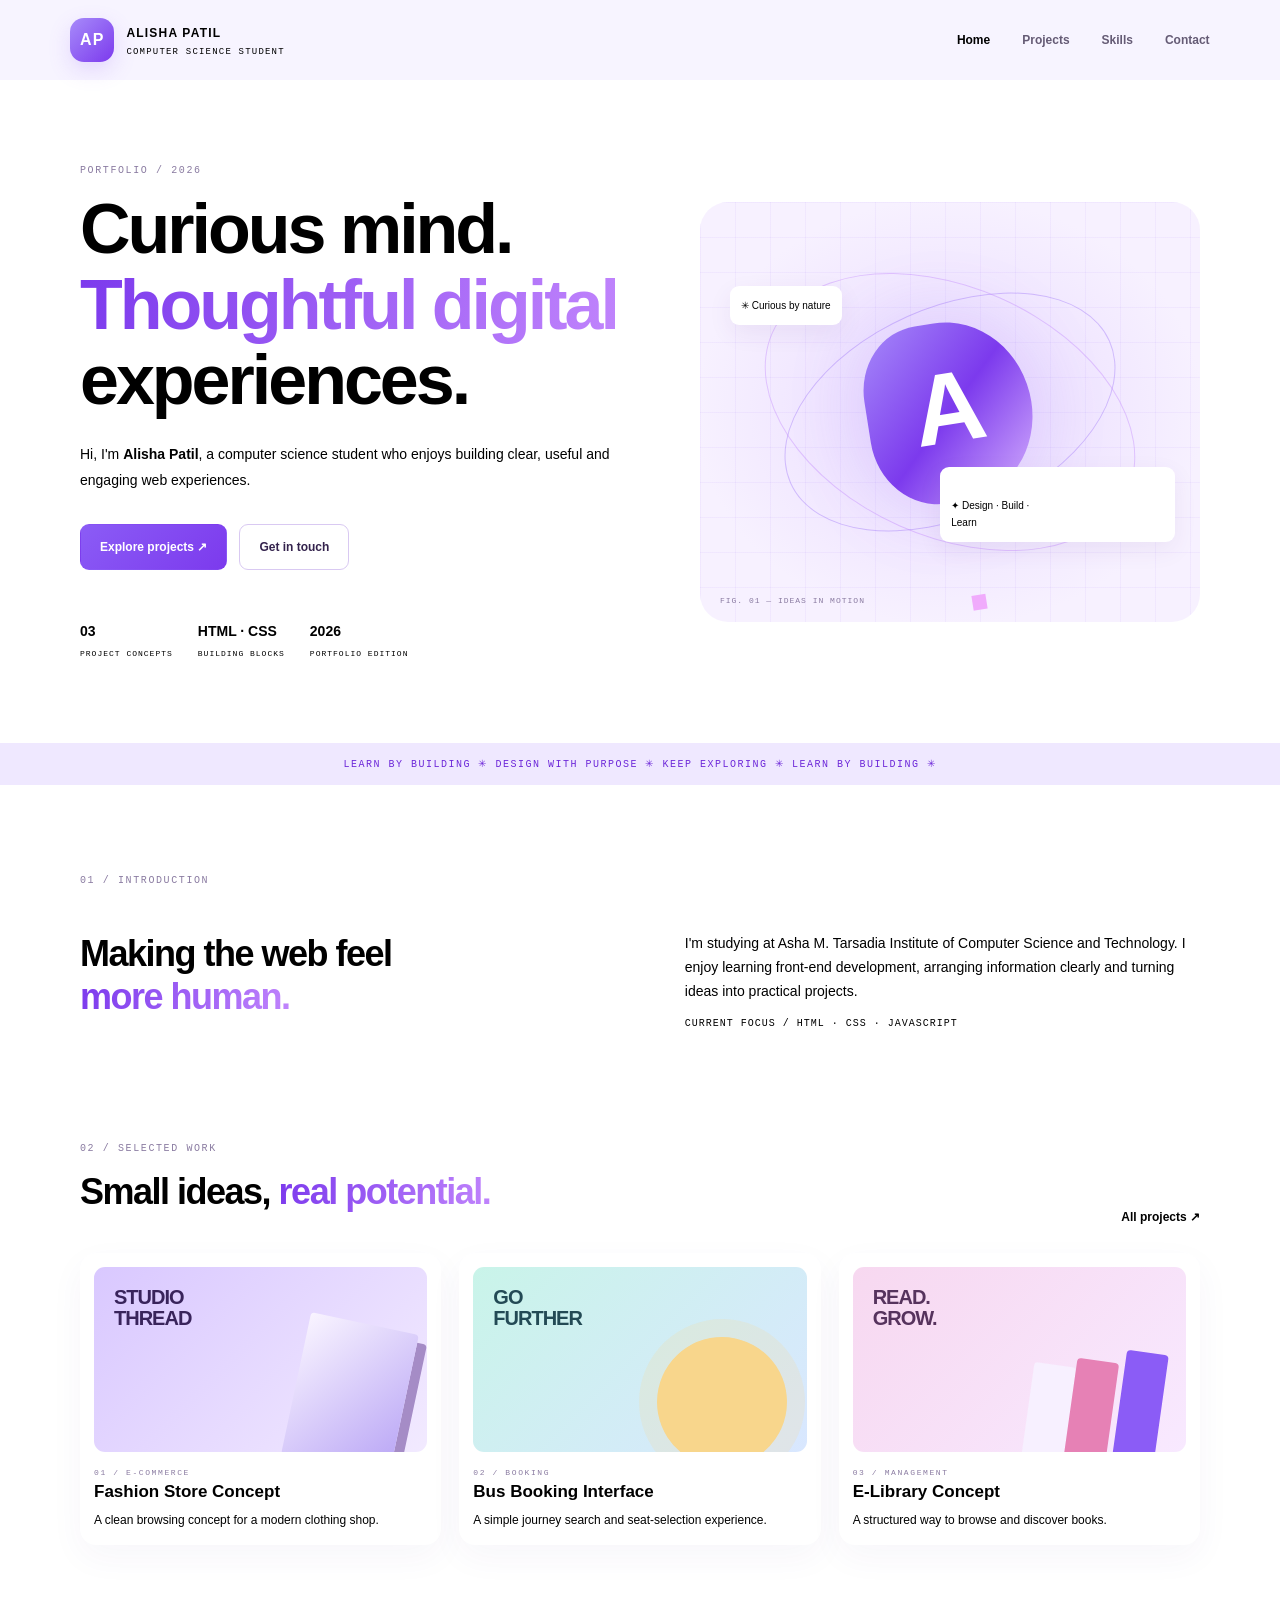
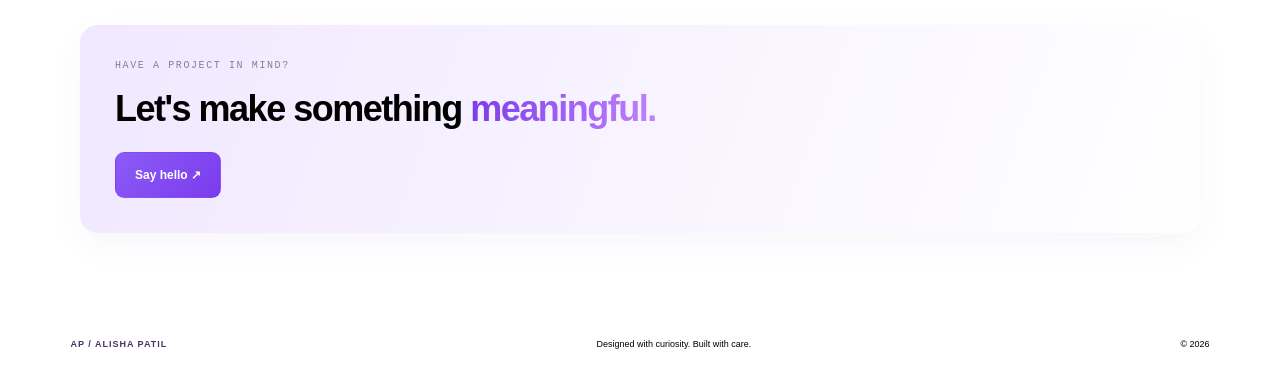
<file: index.html>
<!doctype html><html lang="en"><head><meta charset="utf-8"><meta name="viewport" content="width=device-width,initial-scale=1"><title>Alisha Patil | Portfolio</title><link rel="stylesheet" href="style.css"></head><body>
<header><a class="brand" href="index.html"><b>AP</b><span>ALISHA PATIL<small>COMPUTER SCIENCE STUDENT</small></span></a><button class="toggle" onclick="document.querySelector('nav').classList.toggle('show')">☰</button><nav><a class="active" href="index.html">Home</a><a href="projects.html">Projects</a><a href="skills.html">Skills</a><a href="contact.html">Contact</a></nav></header>
<main><section class="hero wrap"><div><p class="eyebrow">PORTFOLIO / 2026</p><h1>Curious mind.<br><em>Thoughtful digital</em><br>experiences.</h1><p class="lead">Hi, I'm <strong>Alisha Patil</strong>, a computer science student who enjoys building clear, useful and engaging web experiences.</p><p class="buttons"><a class="button bright" href="projects.html">Explore projects ↗</a><a class="button" href="contact.html">Get in touch</a></p><div class="stats"><div><b>03</b><small>PROJECT CONCEPTS</small></div><div><b>HTML · CSS</b><small>BUILDING BLOCKS</small></div><div><b>2026</b><small>PORTFOLIO EDITION</small></div></div></div><div class="art"><div class="orbit"></div><div class="orbit second"></div><div class="orb">A<span>.</span></div><label class="tag one">✳ Curious by nature</label><label class="tag two">✦ Design · Build · Learn</label><small class="caption">FIG. 01 — IDEAS IN MOTION</small></div></section><div class="ticker">LEARN BY BUILDING ✳ DESIGN WITH PURPOSE ✳ KEEP EXPLORING ✳ LEARN BY BUILDING ✳</div>
<section class="wrap intro"><p class="eyebrow">01 / INTRODUCTION</p><div class="two"><h2>Making the web feel<br><em>more human.</em></h2><div><p>I'm studying at Asha M. Tarsadia Institute of Computer Science and Technology. I enjoy learning front-end development, arranging information clearly and turning ideas into practical projects.</p><p class="mint">CURRENT FOCUS / HTML · CSS · JAVASCRIPT</p></div></div></section>
<section class="wrap"><div class="section-head"><div><p class="eyebrow">02 / SELECTED WORK</p><h2>Small ideas, <em>real potential.</em></h2></div><a href="projects.html">All projects ↗</a></div><div class="cards"><a class="card" href="projects.html#fashion"><div class="visual fashion">STUDIO<br>THREAD<i></i></div><p class="eyebrow">01 / E-COMMERCE</p><h3>Fashion Store Concept</h3><p>A clean browsing concept for a modern clothing shop.</p></a><a class="card" href="projects.html#travel"><div class="visual travel">GO<br>FURTHER<i></i></div><p class="eyebrow">02 / BOOKING</p><h3>Bus Booking Interface</h3><p>A simple journey search and seat-selection experience.</p></a><a class="card" href="projects.html#library"><div class="visual library">READ.<br>GROW.<i></i></div><p class="eyebrow">03 / MANAGEMENT</p><h3>E-Library Concept</h3><p>A structured way to browse and discover books.</p></a></div></section><section class="wrap cta"><p class="eyebrow">HAVE A PROJECT IN MIND?</p><h2>Let's make something <em>meaningful.</em></h2><a class="button bright" href="contact.html">Say hello ↗</a></section></main><footer><b>AP / ALISHA PATIL</b><span>Designed with curiosity. Built with care.</span><span>© 2026</span></footer><script src="script.js"></script></body></html>
</file>
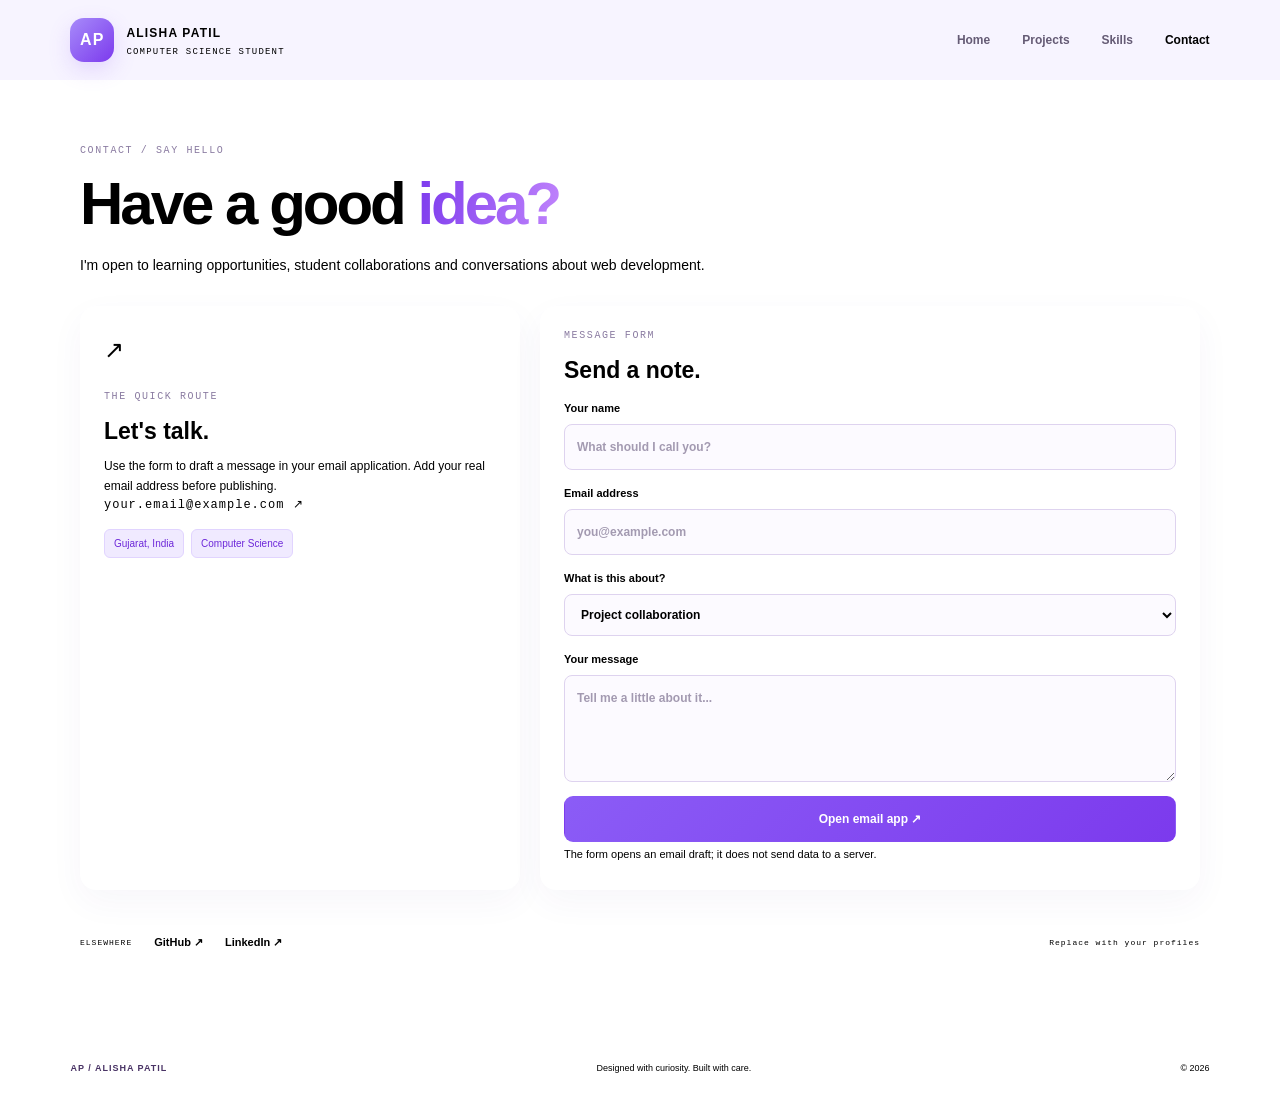
<file: contact.html>
<!doctype html><html lang="en"><head><meta charset="utf-8"><meta name="viewport" content="width=device-width,initial-scale=1"><title>Contact | Alisha Patil</title><link rel="stylesheet" href="style.css"></head><body><header><a class="brand" href="index.html"><b>AP</b><span>ALISHA PATIL<small>COMPUTER SCIENCE STUDENT</small></span></a><button class="toggle" onclick="document.querySelector('nav').classList.toggle('show')">☰</button><nav><a href="index.html">Home</a><a href="projects.html">Projects</a><a href="skills.html">Skills</a><a class="active" href="contact.html">Contact</a></nav></header><main class="wrap page"><p class="eyebrow">CONTACT / SAY HELLO</p><h1>Have a good <em>idea?</em></h1><p class="lead">I'm open to learning opportunities, student collaborations and conversations about web development.</p><div class="contactgrid"><section class="panel"><div class="icon">↗</div><p class="eyebrow">THE QUICK ROUTE</p><h2>Let's talk.</h2><p class="muted">Use the form to draft a message in your email application. Add your real email address before publishing.</p><p class="mint">your.email@example.com ↗</p><div class="chips"><span>Gujarat, India</span><span>Computer Science</span></div></section><form class="panel" id="contactForm"><p class="eyebrow">MESSAGE FORM</p><h2>Send a note.</h2><label>Your name<input id="name" required placeholder="What should I call you?"></label><label>Email address<input id="email" type="email" required placeholder="you@example.com"></label><label>What is this about?<select id="topic"><option>Project collaboration</option><option>Learning opportunity</option><option>Website feedback</option><option>Other</option></select></label><label>Your message<textarea id="message" rows="4" required placeholder="Tell me a little about it..."></textarea></label><button class="button bright full" type="submit">Open email app ↗</button><small class="muted">The form opens an email draft; it does not send data to a server.</small></form></div><div class="social"><span>ELSEWHERE</span><a href="https://github.com/" target="_blank">GitHub ↗</a><a href="https://www.linkedin.com/" target="_blank">LinkedIn ↗</a><span>Replace with your profiles</span></div></main><footer><b>AP / ALISHA PATIL</b><span>Designed with curiosity. Built with care.</span><span>© 2026</span></footer><script src="script.js"></script></body></html>
</file>
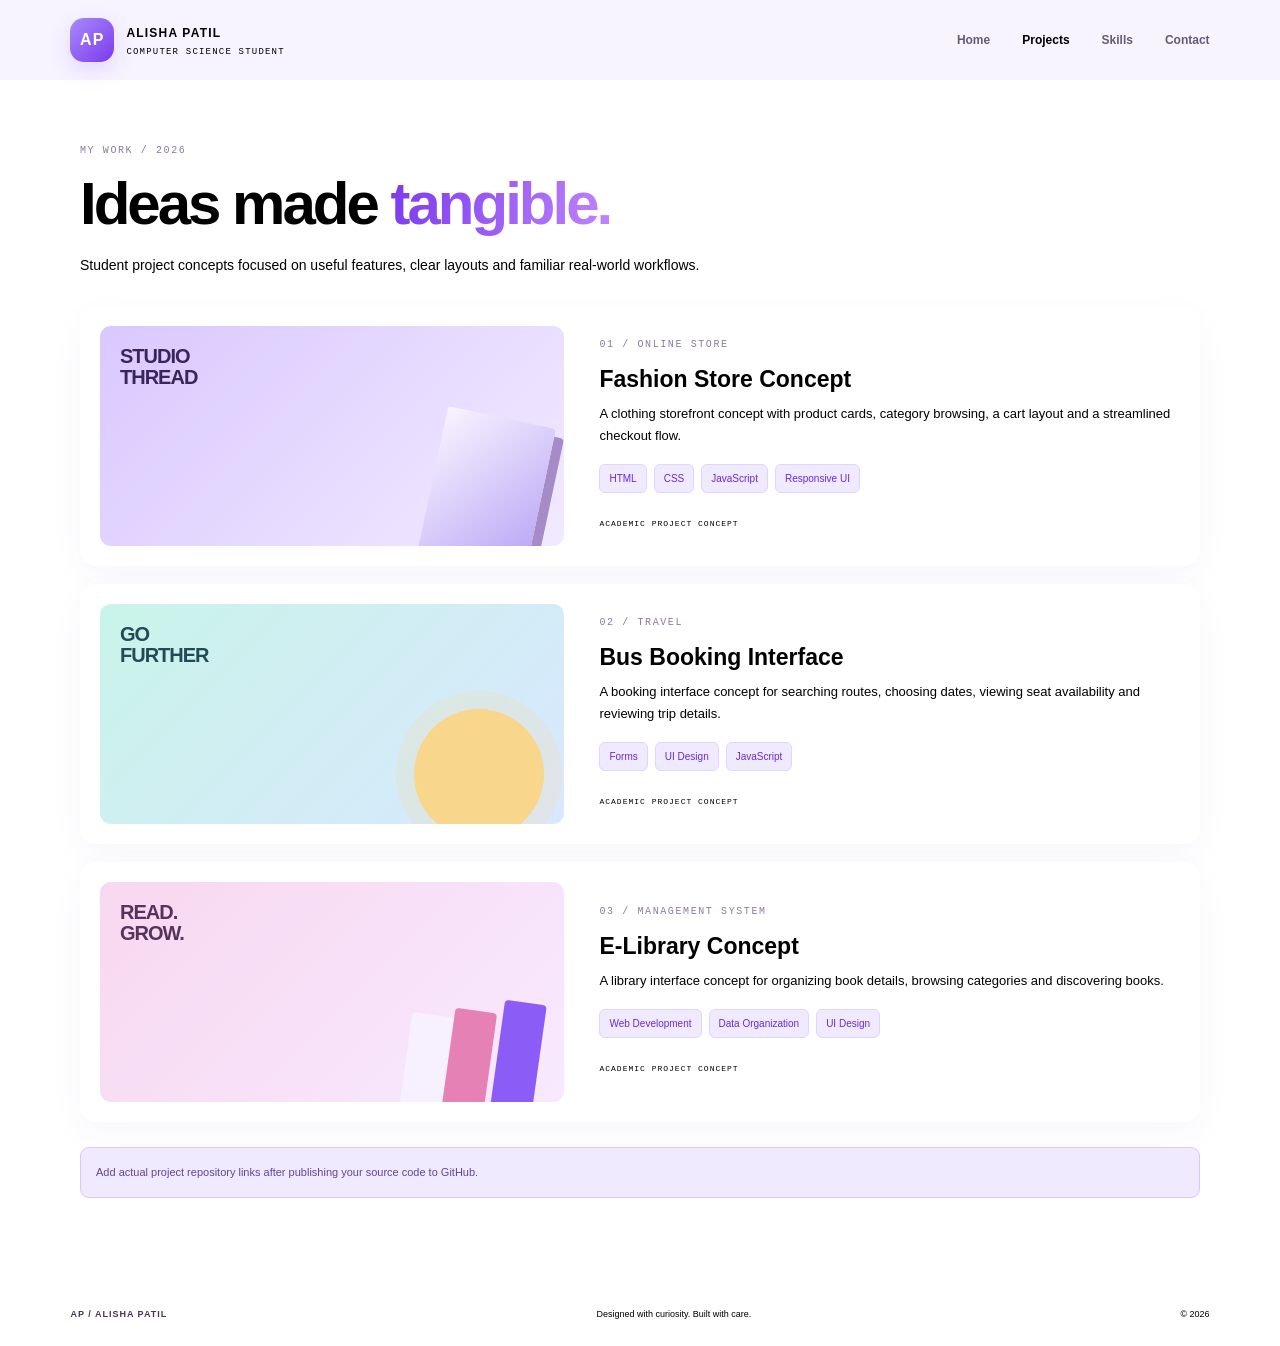
<file: projects.html>
<!doctype html><html lang="en"><head><meta charset="utf-8"><meta name="viewport" content="width=device-width,initial-scale=1"><title>Projects | Alisha Patil</title><link rel="stylesheet" href="style.css"></head><body><header><a class="brand" href="index.html"><b>AP</b><span>ALISHA PATIL<small>COMPUTER SCIENCE STUDENT</small></span></a><button class="toggle" onclick="document.querySelector('nav').classList.toggle('show')">☰</button><nav><a href="index.html">Home</a><a class="active" href="projects.html">Projects</a><a href="skills.html">Skills</a><a href="contact.html">Contact</a></nav></header><main class="wrap page"><p class="eyebrow">MY WORK / 2026</p><h1>Ideas made <em>tangible.</em></h1><p class="lead">Student project concepts focused on useful features, clear layouts and familiar real-world workflows.</p>
<article class="project" id="fashion"><div class="visual fashion">STUDIO<br>THREAD<i></i></div><div><p class="eyebrow">01 / ONLINE STORE</p><h2>Fashion Store Concept</h2><p>A clothing storefront concept with product cards, category browsing, a cart layout and a streamlined checkout flow.</p><div class="chips"><span>HTML</span><span>CSS</span><span>JavaScript</span><span>Responsive UI</span></div><small>ACADEMIC PROJECT CONCEPT</small></div></article>
<article class="project" id="travel"><div class="visual travel">GO<br>FURTHER<i></i></div><div><p class="eyebrow">02 / TRAVEL</p><h2>Bus Booking Interface</h2><p>A booking interface concept for searching routes, choosing dates, viewing seat availability and reviewing trip details.</p><div class="chips"><span>Forms</span><span>UI Design</span><span>JavaScript</span></div><small>ACADEMIC PROJECT CONCEPT</small></div></article>
<article class="project" id="library"><div class="visual library">READ.<br>GROW.<i></i></div><div><p class="eyebrow">03 / MANAGEMENT SYSTEM</p><h2>E-Library Concept</h2><p>A library interface concept for organizing book details, browsing categories and discovering books.</p><div class="chips"><span>Web Development</span><span>Data Organization</span><span>UI Design</span></div><small>ACADEMIC PROJECT CONCEPT</small></div></article><p class="note">Add actual project repository links after publishing your source code to GitHub.</p></main><footer><b>AP / ALISHA PATIL</b><span>Designed with curiosity. Built with care.</span><span>© 2026</span></footer><script src="script.js"></script></body></html>
</file>
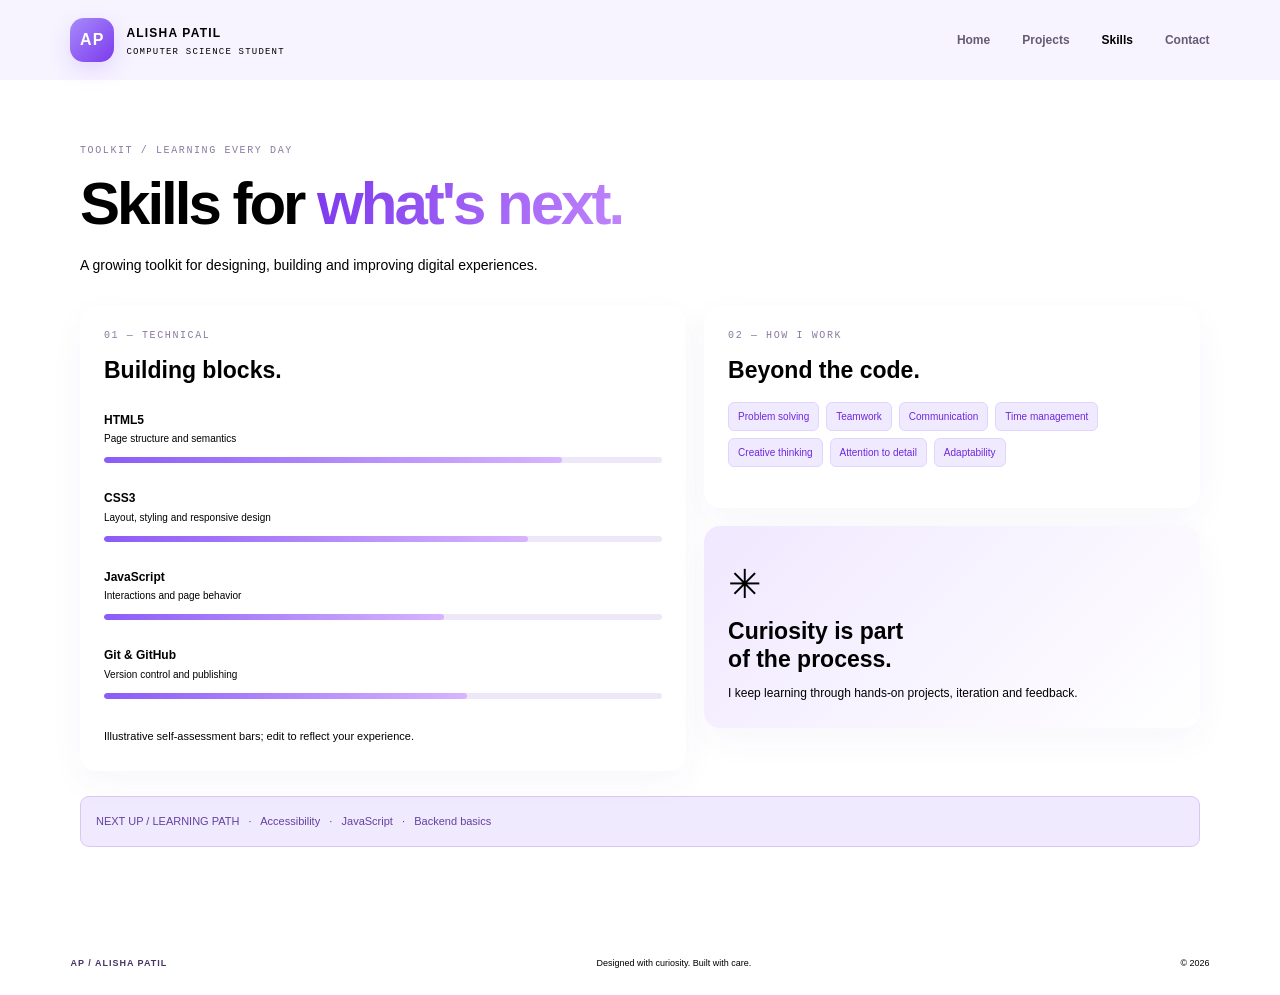
<file: skills.html>
<!doctype html><html lang="en"><head><meta charset="utf-8"><meta name="viewport" content="width=device-width,initial-scale=1"><title>Skills | Alisha Patil</title><link rel="stylesheet" href="style.css"></head><body><header><a class="brand" href="index.html"><b>AP</b><span>ALISHA PATIL<small>COMPUTER SCIENCE STUDENT</small></span></a><button class="toggle" onclick="document.querySelector('nav').classList.toggle('show')">☰</button><nav><a href="index.html">Home</a><a href="projects.html">Projects</a><a class="active" href="skills.html">Skills</a><a href="contact.html">Contact</a></nav></header><main class="wrap page"><p class="eyebrow">TOOLKIT / LEARNING EVERY DAY</p><h1>Skills for <em>what's next.</em></h1><p class="lead">A growing toolkit for designing, building and improving digital experiences.</p><div class="skillgrid"><section class="panel"><p class="eyebrow">01 — TECHNICAL</p><h2>Building blocks.</h2><div class="skill"><b>HTML5</b><small>Page structure and semantics</small><div class="bar"><i style="width:82%"></i></div></div><div class="skill"><b>CSS3</b><small>Layout, styling and responsive design</small><div class="bar"><i style="width:76%"></i></div></div><div class="skill"><b>JavaScript</b><small>Interactions and page behavior</small><div class="bar"><i style="width:61%"></i></div></div><div class="skill"><b>Git & GitHub</b><small>Version control and publishing</small><div class="bar"><i style="width:65%"></i></div></div><small class="muted">Illustrative self-assessment bars; edit to reflect your experience.</small></section><div><section class="panel"><p class="eyebrow">02 — HOW I WORK</p><h2>Beyond the code.</h2><div class="chips"><span>Problem solving</span><span>Teamwork</span><span>Communication</span><span>Time management</span><span>Creative thinking</span><span>Attention to detail</span><span>Adaptability</span></div></section><section class="panel green"><div class="spark">✳</div><h2>Curiosity is part<br>of the process.</h2><p>I keep learning through hands-on projects, iteration and feedback.</p></section></div></div><div class="note">NEXT UP / LEARNING PATH &nbsp; · &nbsp; Accessibility &nbsp; · &nbsp; JavaScript &nbsp; · &nbsp; Backend basics</div></main><footer><b>AP / ALISHA PATIL</b><span>Designed with curiosity. Built with care.</span><span>© 2026</span></footer><script src="script.js"></script></body></html>
</file>
<file: style.css>
```css
@import url('https://fonts.googleapis.com/css2?family=DM+Mono:wght@400;500&family=Manrope:wght@400;500;600;700;800&display=swap');

:root {
    --bg: #f7f4ff;
    --panel: #ffffff;
    --line: #e4dcf5;
    --text: #241b35;
    --muted: #746b84;
    --purple: #8b5cf6;
    --violet: #7c3aed;
    --lavender: #d8c9ff;
    --pink: #f0abfc;
    --blue: #b7a0ff;
}

* {
    box-sizing: border-box;
    margin: 0;
    padding: 0;
}

html {
    scroll-behavior: smooth;
}

body {
    background: var(--bg);
    color: var(--text);
    font-family: 'Manrope', Arial, sans-serif;
    font-size: 14px;
    line-height: 1.7;
}

a {
    color: inherit;
    text-decoration: none;
    transition: 0.3s ease;
}

button,
input,
textarea,
select {
    font: inherit;
}

/* HEADER */

header {
    min-height: 80px;
    padding: 14px 5.5%;
    display: flex;
    align-items: center;
    justify-content: space-between;
    border-bottom: 1px solid var(--line);
    position: sticky;
    top: 0;
    background: rgba(247, 244, 255, 0.96);
    backdrop-filter: blur(14px);
    z-index: 100;
}

.brand {
    display: flex;
    align-items: center;
    gap: 12px;
    font-size: 12px;
    font-weight: 800;
    letter-spacing: 1.2px;
}

.brand b {
    width: 44px;
    height: 44px;
    border-radius: 14px;
    background: linear-gradient(135deg, #a78bfa, #7c3aed);
    color: white;
    display: grid;
    place-items: center;
    font-size: 16px;
    box-shadow: 0 8px 22px #8b5cf633;
}

.brand small {
    display: block;
    color: var(--muted);
    font: 9px 'DM Mono', monospace;
    margin-top: 3px;
}

nav {
    display: flex;
    align-items: center;
    gap: 32px;
}

nav a {
    font-size: 12px;
    font-weight: 700;
    color: #655b75;
}

nav a:hover,
nav a.active {
    color: var(--violet);
}

.toggle {
    display: none;
    background: white;
    color: var(--violet);
    border: 1px solid var(--line);
    padding: 8px 12px;
    border-radius: 8px;
    cursor: pointer;
}

/* COMMON LAYOUT */

.wrap {
    width: min(1120px, 89%);
    margin: auto;
}

.eyebrow {
    font: 10px 'DM Mono', monospace;
    letter-spacing: 1.6px;
    color: #8a7ba1;
    margin-bottom: 16px;
}

h1,
h2,
h3 {
    line-height: 1.2;
}

.hero h1,
.page h1 {
    font-size: clamp(42px, 5.5vw, 70px);
    line-height: 1.08;
    letter-spacing: -3px;
    margin-bottom: 22px;
}

.hero h1 em,
.page h1 em,
h2 em {
    font-style: normal;
    background: linear-gradient(100deg, #7c3aed, #c084fc);
    -webkit-background-clip: text;
    background-clip: text;
    color: transparent;
}

.lead {
    color: var(--muted);
    font-size: 14px;
    line-height: 1.9;
    max-width: 650px;
    margin-bottom: 28px;
}

/* BUTTONS */

.buttons {
    display: flex;
    flex-wrap: wrap;
    gap: 12px;
    margin: 30px 0;
}

.button {
    display: inline-block;
    padding: 12px 19px;
    border: 1px solid #d9c9f2;
    border-radius: 9px;
    font-size: 12px;
    font-weight: 800;
    background: white;
    color: #34234d;
    cursor: pointer;
    transition: 0.3s ease;
}

.button:hover {
    transform: translateY(-3px);
    box-shadow: 0 8px 20px #8b5cf626;
}

.button.bright {
    background: linear-gradient(135deg, #8b5cf6, #7c3aed);
    color: white;
    border-color: transparent;
}

.button.bright:hover {
    background: linear-gradient(135deg, #7c3aed, #6d28d9);
}

.full {
    width: 100%;
    text-align: center;
}

/* HOME HERO */

.hero {
    display: grid;
    grid-template-columns: 1.05fr 0.95fr;
    gap: 6%;
    align-items: center;
    padding: 85px 0;
}

.stats {
    display: flex;
    flex-wrap: wrap;
    gap: 25px;
    border-top: 1px solid var(--line);
    padding-top: 20px;
}

.stats div {
    display: flex;
    flex-direction: column;
}

.stats b {
    font-size: 14px;
    color: var(--violet);
}

.stats small {
    font: 8px 'DM Mono', monospace;
    letter-spacing: 1px;
    color: var(--muted);
    margin-top: 5px;
}

/* HERO ART */

.art {
    height: 420px;
    border: 1px solid var(--line);
    border-radius: 28px;
    position: relative;
    overflow: hidden;
    display: grid;
    place-items: center;
    background:
        radial-gradient(ellipse at center, #e8d9ff, #f7f1ff 72%);
}

.art::before {
    content: '';
    position: absolute;
    inset: 0;
    background-image:
        linear-gradient(#8b5cf610 1px, transparent 1px),
        linear-gradient(90deg, #8b5cf610 1px, transparent 1px);
    background-size: 35px 35px;
}

.orb {
    z-index: 1;
    width: 165px;
    height: 180px;
    border-radius: 42% 58% 55% 45%;
    display: grid;
    place-items: center;
    font-size: 100px;
    font-weight: 800;
    color: white;
    background: linear-gradient(135deg, #a78bfa, #7c3aed, #d8b4fe);
    transform: rotate(-9deg);
    box-shadow: 0 0 80px #8b5cf633;
}

.orb span {
    color: #f0abfc;
}

.orbit {
    position: absolute;
    width: 350px;
    height: 210px;
    border: 1px solid #8b5cf655;
    border-radius: 50%;
    transform: rotate(-24deg);
}

.orbit.second {
    transform: rotate(24deg);
    width: 390px;
    height: 250px;
    border-color: #c084fc66;
}

.tag {
    position: absolute;
    z-index: 2;
    background: white;
    border: 1px solid var(--line);
    border-radius: 9px;
    padding: 11px;
    font-size: 10px;
    box-shadow: 0 8px 24px #50308012;
}

.tag.one {
    top: 20%;
    left: 6%;
}

.tag.two {
    bottom: 19%;
    right: 5%;
}

.caption {
    position: absolute;
    bottom: 17px;
    left: 20px;
    font: 8px 'DM Mono', monospace;
    color: #8a7ba1;
    letter-spacing: 1px;
}

/* TICKER */

.ticker {
    padding: 15px;
    text-align: center;
    overflow: hidden;
    border-block: 1px solid var(--line);
    background: #efe8ff;
    color: #6d28d9;
    font: 10px 'DM Mono', monospace;
    letter-spacing: 1.5px;
}

/* INTRODUCTION */

.intro {
    padding: 90px 0;
}

.two {
    display: grid;
    grid-template-columns: 1fr 1fr;
    gap: 8%;
    border-top: 1px solid var(--line);
    padding-top: 30px;
}

.two h2,
.section-head h2,
.cta h2 {
    font-size: 36px;
    line-height: 1.2;
    letter-spacing: -1.5px;
    margin-bottom: 15px;
}

.two p {
    color: var(--muted);
    margin-bottom: 14px;
}

.mint {
    color: var(--violet) !important;
    font: 10px 'DM Mono', monospace;
    letter-spacing: 1px;
}

/* PROJECT SECTION */

.section-head {
    display: flex;
    align-items: end;
    justify-content: space-between;
    margin: 10px 0 25px;
}

.section-head > a {
    font-size: 12px;
    font-weight: 800;
    color: var(--violet);
}

.cards {
    display: grid;
    grid-template-columns: repeat(3, 1fr);
    gap: 18px;
}

.card {
    display: block;
    background: white;
    border: 1px solid var(--line);
    border-radius: 16px;
    padding: 14px;
    box-shadow: 0 12px 35px #5030800b;
    transition: 0.3s ease;
}

.card:hover {
    transform: translateY(-6px);
    border-color: #b9a0f7;
    box-shadow: 0 18px 40px #50308018;
}

.card .eyebrow {
    font-size: 8px;
    margin: 16px 0 5px;
}

.card h3 {
    margin-bottom: 8px;
    font-size: 17px;
}

.card p:last-child {
    font-size: 12px;
    color: var(--muted);
}

/* PROJECT VISUALS */

.visual {
    height: 185px;
    border-radius: 11px;
    position: relative;
    overflow: hidden;
    padding: 20px;
    font-size: 20px;
    line-height: 1.05;
    font-weight: 800;
    letter-spacing: -1px;
}

.visual i {
    position: absolute;
    width: 110px;
    height: 145px;
    right: 22px;
    bottom: -15px;
    background: linear-gradient(130deg, #f9f4ff, #b8a4f5);
    box-shadow: 10px 8px 0 #a58cc6;
    transform: rotate(12deg);
    border-radius: 4px;
}

.fashion {
    background: linear-gradient(135deg, #d9c8ff, #f2eaff);
    color: #39245b;
}

.travel {
    background: linear-gradient(135deg, #c9f4e9, #d9e7ff);
    color: #234a55;
}

.travel i {
    border-radius: 50%;
    width: 130px;
    height: 130px;
    right: 20px;
    background: #f8d68c;
    box-shadow: 0 0 0 18px #f8d68c30;
}

.library {
    background: linear-gradient(135deg, #f7d8f0, #f8e9ff);
    color: #56335d;
}

.library i {
    width: 42px;
    height: 115px;
    right: 25px;
    background: #8b5cf6;
    box-shadow: -48px 15px #e681b5, -90px 25px #f7f0ff;
    transform: rotate(8deg);
}

/* CALL TO ACTION */

.cta {
    padding: 35px;
    border: 1px solid var(--line);
    border-radius: 18px;
    margin: 80px auto;
    background: linear-gradient(110deg, #f0e8ff, #fff);
    box-shadow: 0 12px 35px #5030800b;
}

.cta h2 {
    margin-bottom: 22px;
}

/* INNER PAGES */

.page {
    padding: 65px 0 85px;
    min-height: 76vh;
}

.page h1 {
    font-size: clamp(40px, 5vw, 60px);
    margin-bottom: 15px;
}

.project {
    display: grid;
    grid-template-columns: 0.8fr 1fr;
    gap: 35px;
    align-items: center;
    padding: 20px;
    margin: 18px 0;
    background: white;
    border: 1px solid var(--line);
    border-radius: 16px;
    box-shadow: 0 12px 35px #5030800b;
}

.project .visual {
    height: 220px;
}

.project h2,
.panel h2 {
    margin-bottom: 10px;
    font-size: 23px;
}

.project p:not(.eyebrow) {
    color: var(--muted);
    font-size: 13px;
}

.project small {
    font: 8px 'DM Mono', monospace;
    color: var(--violet);
    letter-spacing: 1px;
}

/* CHIPS */

.chips {
    display: flex;
    gap: 7px;
    flex-wrap: wrap;
    margin: 17px 0;
}

.chips span {
    background: #f0eaff;
    border: 1px solid #e1d4ff;
    border-radius: 6px;
    padding: 5px 9px;
    font-size: 10px;
    color: #6d28d9;
}

/* NOTE */

.note {
    padding: 15px;
    border: 1px solid #d9c9f2;
    background: #f0eaff;
    border-radius: 9px;
    color: #6540a0;
    font-size: 11px;
    margin-top: 25px;
}

/* SKILLS */

.skillgrid {
    display: grid;
    grid-template-columns: 1.1fr 0.9fr;
    gap: 18px;
}

.panel {
    background: white;
    border: 1px solid var(--line);
    border-radius: 16px;
    padding: 24px;
    box-shadow: 0 12px 35px #5030800b;
}

.skill {
    margin: 25px 0;
}

.skill b,
.skill small {
    display: block;
}

.skill b {
    font-size: 12px;
}

.skill small {
    font-size: 10px;
    color: var(--muted);
}

.bar {
    height: 6px;
    background: #eee7f8;
    border-radius: 9px;
    margin-top: 10px;
    overflow: hidden;
}

.bar i {
    display: block;
    height: 100%;
    background: linear-gradient(90deg, #8b5cf6, #d8b4fe);
    border-radius: 9px;
}

.muted {
    color: var(--muted);
    font-size: 11px;
}

.green {
    margin-top: 18px;
    background: linear-gradient(135deg, #f0e8ff, #ffffff);
}

.spark {
    font-size: 40px;
    color: var(--violet);
}

/* CONTACT */

.contactgrid {
    display: grid;
    grid-template-columns: 0.8fr 1.2fr;
    gap: 20px;
}

.icon {
    font-size: 24px;
    color: var(--violet);
    margin-bottom: 20px;
}

.panel > p:not(.eyebrow) {
    color: var(--muted);
    font-size: 12px;
}

.panel label {
    display: block;
    font-size: 11px;
    font-weight: 800;
    margin: 14px 0;
}

.panel input,
.panel select,
.panel textarea {
    display: block;
    width: 100%;
    margin-top: 6px;
    background: #fcfaff;
    border: 1px solid #ded3ef;
    color: var(--text);
    padding: 12px;
    border-radius: 8px;
    outline: none;
    font-size: 12px;
}

.panel input:focus,
.panel select:focus,
.panel textarea:focus {
    border-color: var(--purple);
    box-shadow: 0 0 0 3px #8b5cf61c;
}

.panel textarea {
    resize: vertical;
}

.panel input::placeholder,
.panel textarea::placeholder {
    color: #a39ab1;
}

/* SOCIAL LINKS */

.social {
    display: flex;
    flex-wrap: wrap;
    gap: 22px;
    align-items: center;
    border-top: 1px solid var(--line);
    margin-top: 25px;
    padding-top: 18px;
    font-size: 11px;
}

.social span {
    font: 8px 'DM Mono', monospace;
    color: var(--muted);
    letter-spacing: 1px;
}

.social a {
    color: var(--violet);
    font-weight: 800;
}

.social a:hover {
    color: #c084fc;
}

.social span:last-child {
    margin-left: auto;
}

/* FOOTER */

footer {
    border-top: 1px solid var(--line);
    padding: 24px 5.5%;
    display: flex;
    justify-content: space-between;
    gap: 12px;
    color: var(--muted);
    font-size: 9px;
}

footer b {
    color: #493365;
    letter-spacing: 1px;
}

/* RESPONSIVE DESIGN */

@media (max-width: 760px) {
    header {
        min-height: 70px;
    }

    .toggle {
        display: block;
    }

    nav {
        display: none;
        position: absolute;
        top: 69px;
        left: 0;
        right: 0;
        background: white;
        padding: 20px 6%;
        flex-direction: column;
        align-items: flex-start;
        gap: 16px;
        border-bottom: 1px solid var(--line);
        box-shadow: 0 12px 25px #50308010;
    }

    nav.show {
        display: flex;
    }

    .hero {
        grid-template-columns: 1fr;
        padding: 55px 0;
        gap: 30px;
    }

    .hero h1 {
        letter-spacing: -2px;
    }

    .art {
        height: 330px;
    }

    .stats {
        gap: 14px;
        justify-content: space-between;
    }

    .stats small {
        font-size: 7px;
    }

    .two,
    .skillgrid,
    .contactgrid {
        grid-template-columns: 1fr;
        gap: 20px;
    }

    .cards {
        grid-template-columns: 1fr;
    }

    .visual {
        height: 220px;
    }

    .section-head {
        align-items: flex-start;
        flex-direction: column;
        gap: 12px;
    }

    .project {
        grid-template-columns: 1fr;
        gap: 20px;
        padding: 14px;
    }

    .project .visual {
        height: 220px;
    }

    .page {
        padding-top: 45px;
    }

    .page h1 {
        letter-spacing: -2px;
    }

    .intro {
        padding: 60px 0;
    }

    .cta {
        padding: 25px;
    }

    .two h2,
    .section-head h2,
    .cta h2 {
        font-size: 30px;
    }

    .social {
        gap: 15px;
    }

    .social span:last-child {
        margin-left: 0;
        width: 100%;
    }

    footer {
        flex-direction: column;
        gap: 8px;
    }
}
```
</file>
